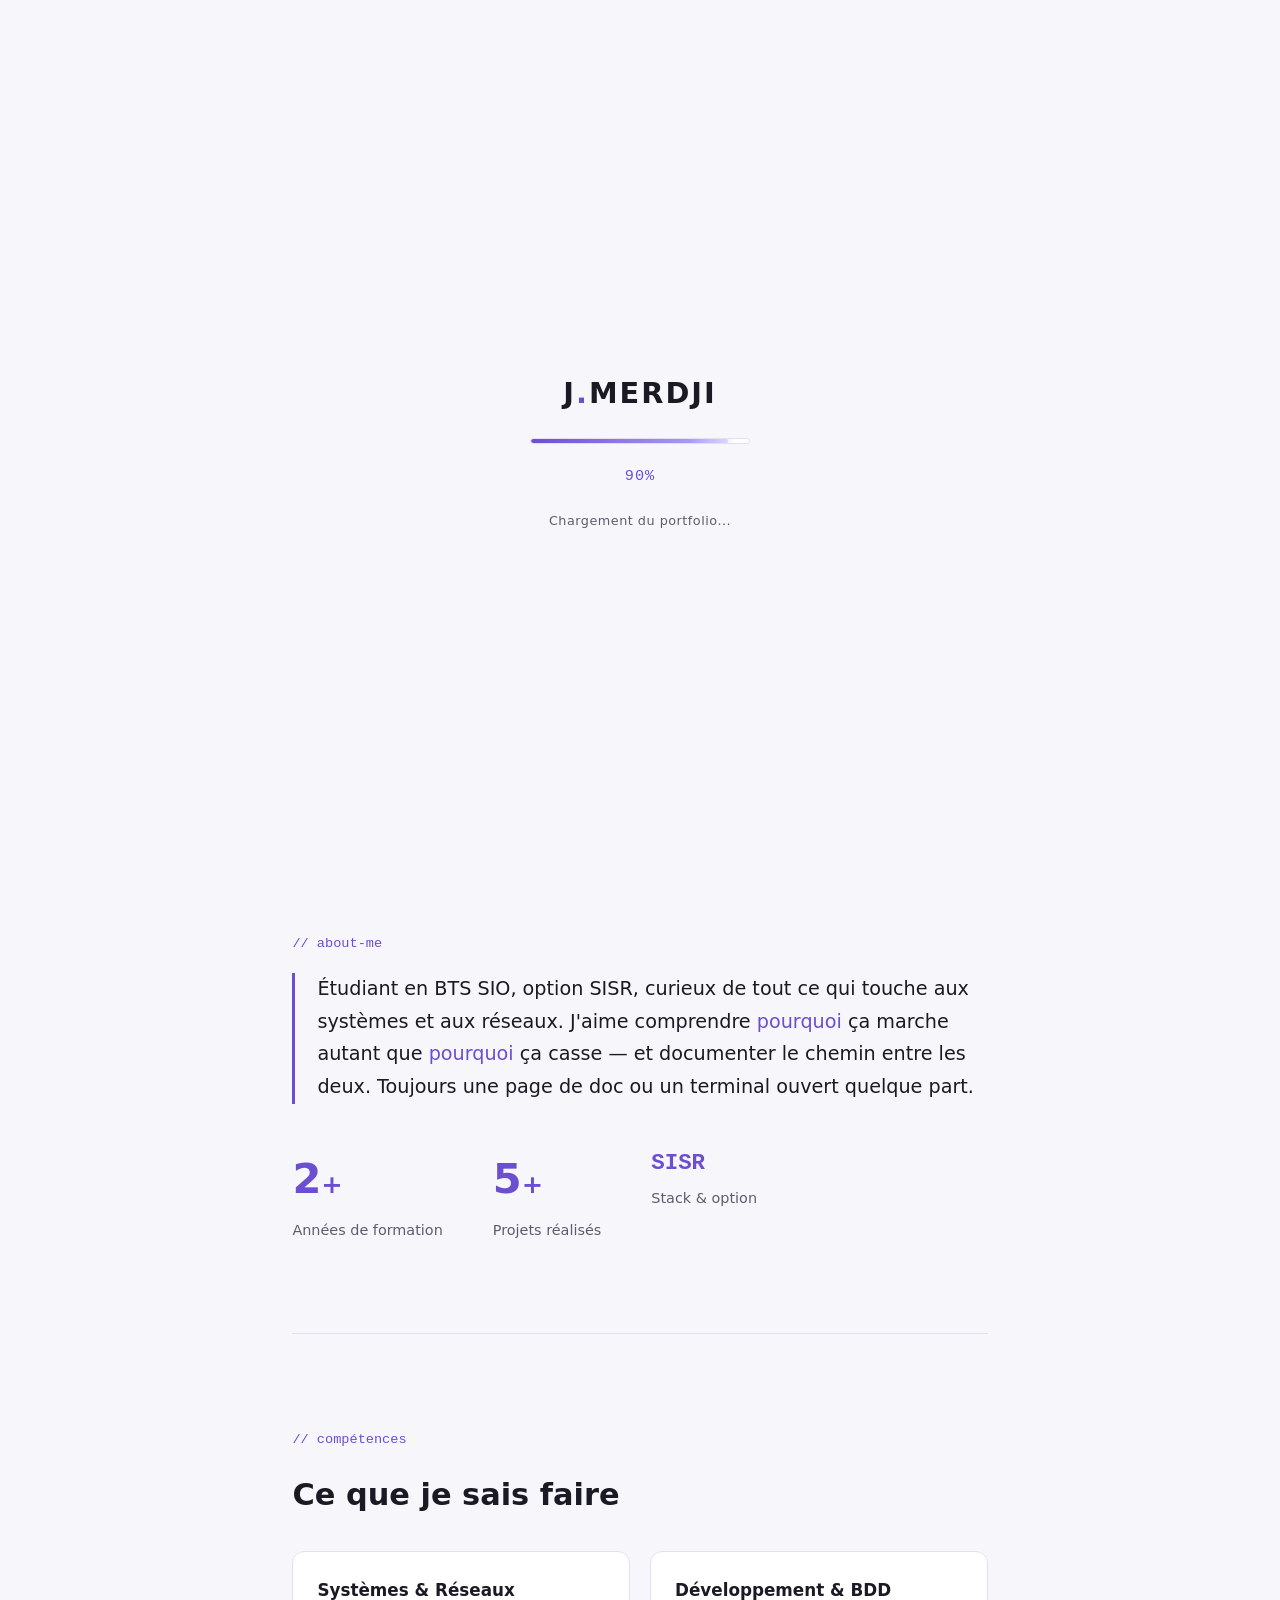
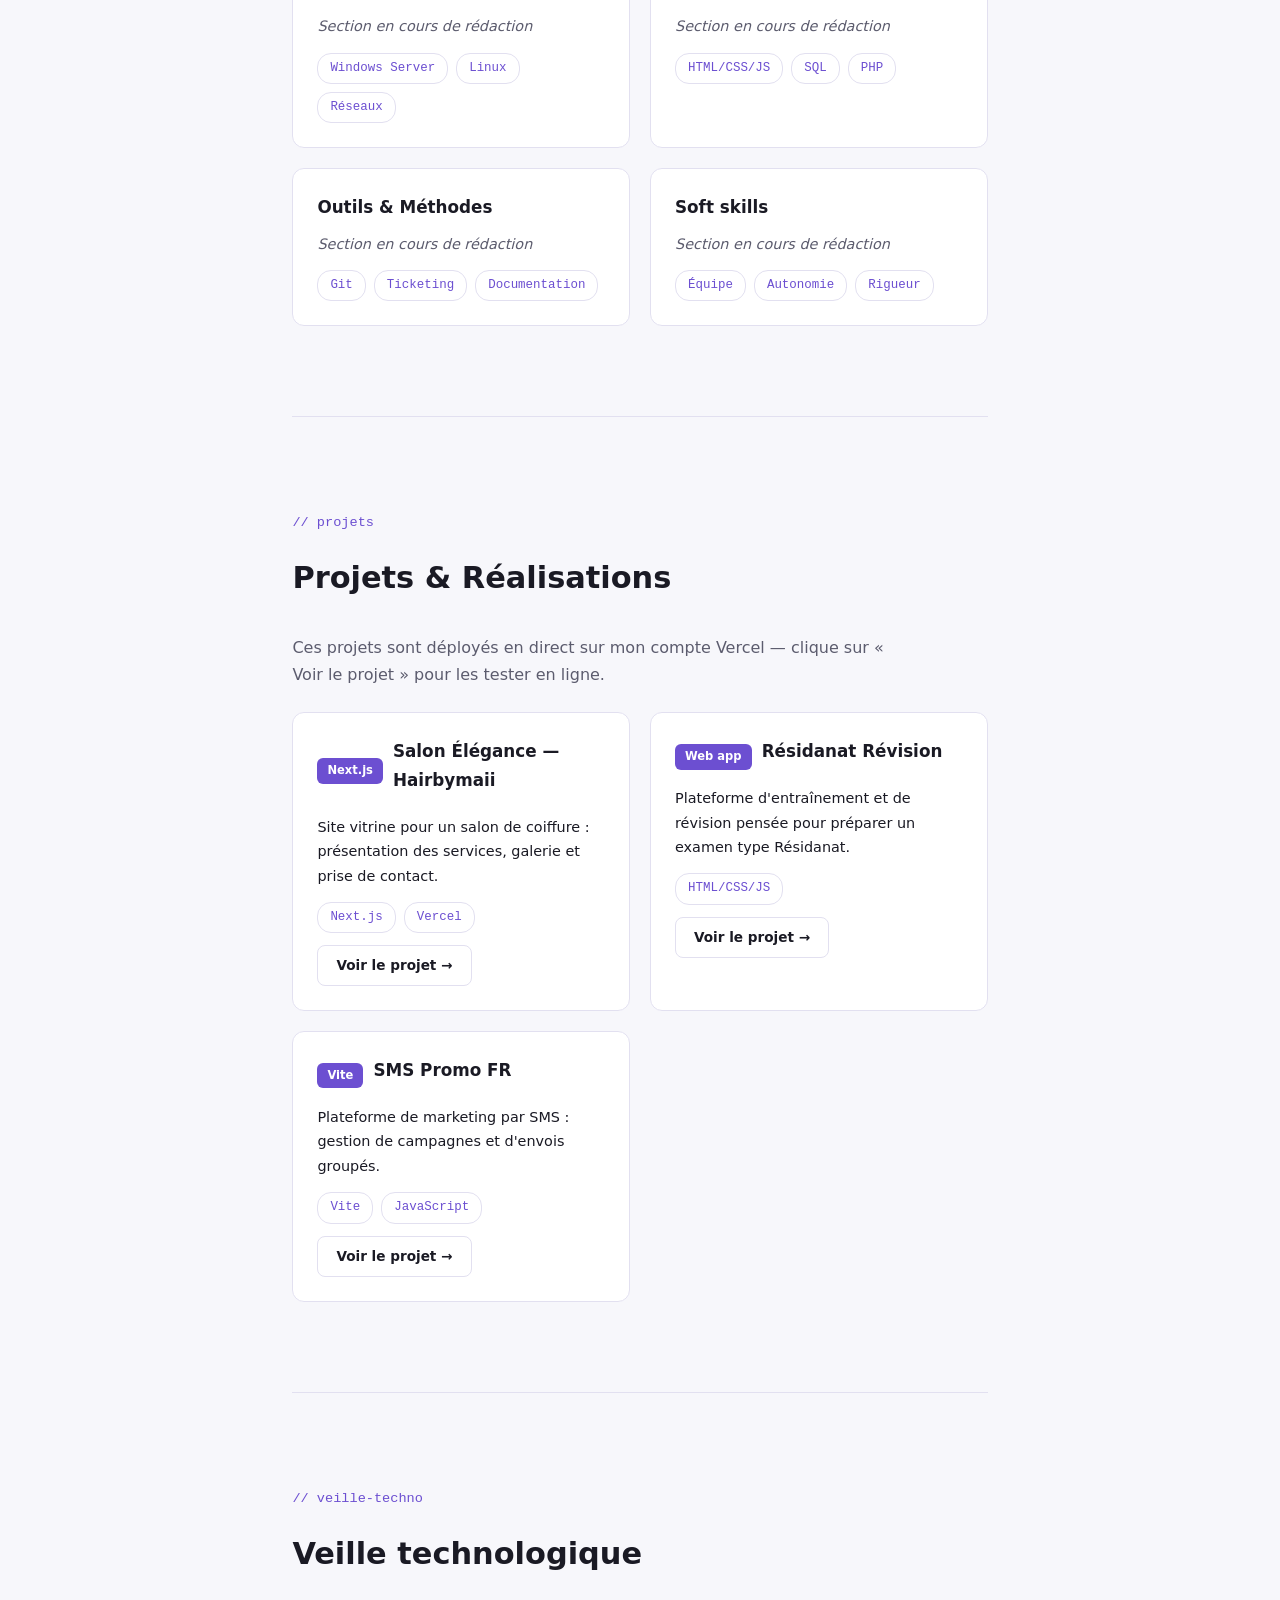
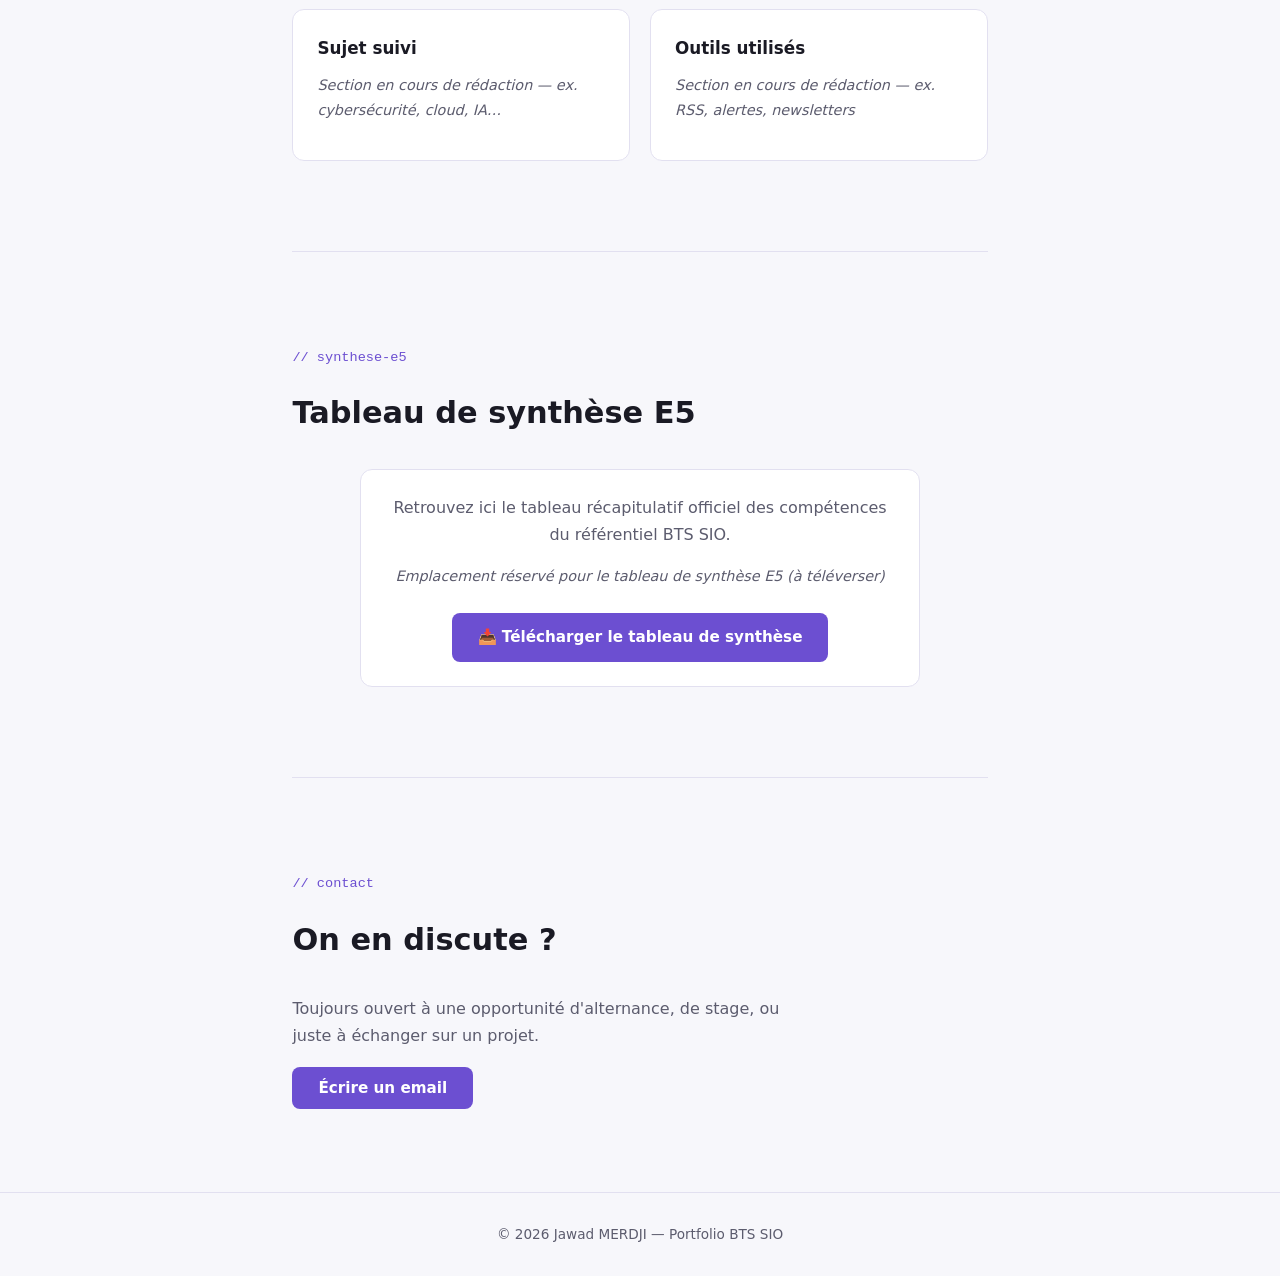
<file: index.html>
<!DOCTYPE html>
<html lang="fr">
<head>
<meta charset="UTF-8">
<meta name="viewport" content="width=device-width, initial-scale=1.0">
<title>Jawad MERDJI — Portfolio BTS SIO</title>
<link rel="stylesheet" href="style.css">
</head>
<body>

<div id="preloader">
  <div class="loader-content">
    <div class="loader-logo">J<span class="dot">.</span>MERDJI</div>
    <div class="loader-bar">
      <div class="loader-fill" id="loaderFill"></div>
    </div>
    <div class="loader-percent" id="loaderPercent">0%</div>
    <div class="loader-tip">Chargement du portfolio...</div>
  </div>
</div>

<div class="bg-glow"></div>

<header class="reveal">
  <div class="header-inner">
    <div class="logo">J<span class="dot">.</span>MERDJI</div>
    <nav>
      <ul id="navList">
        <span class="nav-indicator" id="navIndicator"></span>
        <li><a href="#about">About</a></li>
        <li><a href="#skills">Skills</a></li>
        <li><a href="#projects">Projects</a></li>
        <li><a href="#watch">Veille</a></li>
        <li><a href="#synthese">Synthèse E5</a></li>
        <li><a href="#contact">Contact</a></li>
      </ul>
    </nav>
    <div class="header-actions">
      <button class="theme-toggle" id="themeToggle" aria-label="Changer de thème">
        <span class="icon-sun">☀️</span>
        <span class="icon-moon">🌙</span>
      </button>
      <button class="burger" id="burgerBtn" aria-label="Menu">
        <span></span><span></span><span></span>
      </button>
    </div>
  </div>
  <div class="mobile-menu" id="mobileMenu">
    <a href="#about">About</a>
    <a href="#skills">Skills</a>
    <a href="#projects">Projects</a>
    <a href="#watch">Veille</a>
    <a href="#synthese">Synthèse E5</a>
    <a href="#contact">Contact</a>
  </div>
</header>

<main>

  <section id="hero">
    <p class="greet fade-in" style="--d:0">Hi, I'm</p>
    <h1 class="fade-in" style="--d:1">
      <span class="name-jawad">Jawad</span>
      <span class="accent name-merdji">
        <span class="letters">MERDJI</span>
      </span>
    </h1>
    <p class="role fade-in" style="--d:2">BTS SIO Student — Option <span class="mono typing" id="typing"></span></p>
    <p class="statut fade-in" style="--d:3">🟢 Ouvert à une alternance / un stage</p>
    <div class="cta fade-in" style="--d:4">
      <a class="btn primary" href="#projects">Voir mes projets</a>
      <a class="btn ghost" href="en-travaux.html">📄 CV</a>
    </div>
    <div class="socials fade-in" style="--d:5">
      <a href="https://github.com/ZakiTheBad" target="_blank">GitHub</a>
      <a href="en-travaux.html">LinkedIn</a>
      <a href="mailto:jawad.merdji@exemple.fr">Email</a>
    </div>
    <div class="scroll-cue"><span></span></div>
  </section>

  <section id="about" class="reveal">
    <span class="tag">// about-me</span>
    <blockquote>
      Étudiant en BTS SIO, option SISR, curieux de tout ce qui touche aux systèmes et aux réseaux.
      J'aime comprendre <em>pourquoi</em> ça marche autant que <em>pourquoi</em> ça casse — et
      documenter le chemin entre les deux. Toujours une page de doc ou un terminal ouvert quelque part.
    </blockquote>
    <div class="stats">
      <div class="stat">
        <span class="num" data-target="2">0</span><span class="plus">+</span>
        <p>Années de formation</p>
      </div>
      <div class="stat">
        <span class="num" data-target="5">0</span><span class="plus">+</span>
        <p>Projets réalisés</p>
      </div>
      <div class="stat">
        <span class="mono stack">SISR</span>
        <p>Stack & option</p>
      </div>
    </div>
  </section>

  <section id="skills" class="reveal">
    <span class="tag">// compétences</span>
    <h2>Ce que je sais faire</h2>
    <div class="grid">
      <div class="card">
        <h3>Systèmes & Réseaux</h3>
        <p class="placeholder">Section en cours de rédaction</p>
        <div class="chips"><span>Windows Server</span><span>Linux</span><span>Réseaux</span></div>
      </div>
      <div class="card">
        <h3>Développement & BDD</h3>
        <p class="placeholder">Section en cours de rédaction</p>
        <div class="chips"><span>HTML/CSS/JS</span><span>SQL</span><span>PHP</span></div>
      </div>
      <div class="card">
        <h3>Outils & Méthodes</h3>
        <p class="placeholder">Section en cours de rédaction</p>
        <div class="chips"><span>Git</span><span>Ticketing</span><span>Documentation</span></div>
      </div>
      <div class="card">
        <h3>Soft skills</h3>
        <p class="placeholder">Section en cours de rédaction</p>
        <div class="chips"><span>Équipe</span><span>Autonomie</span><span>Rigueur</span></div>
      </div>
    </div>
  </section>

  <section id="projects" class="reveal">
    <span class="tag">// projets</span>
    <h2>Projets & Réalisations</h2>
    <p style="color:var(--muted); margin-bottom:24px; max-width:600px;">Ces projets sont déployés en direct sur mon compte Vercel — clique sur « Voir le projet » pour les tester en ligne.</p>

    <div class="grid">
      <div class="card project">
        <div class="project-top">
          <span class="badge">Next.js</span>
          <h3>Salon Élégance — Hairbymaii</h3>
        </div>
        <p class="placeholder" style="font-style:normal;color:var(--text);">Site vitrine pour un salon de coiffure : présentation des services, galerie et prise de contact.</p>
        <div class="chips"><span>Next.js</span><span>Vercel</span></div>
        <a href="https://hairbymaii.vercel.app" target="_blank" class="btn ghost" style="margin-top:12px;display:inline-block;padding:8px 18px;font-size:0.85rem;">Voir le projet →</a>
      </div>
      <div class="card project">
        <div class="project-top">
          <span class="badge">Web app</span>
          <h3>Résidanat Révision</h3>
        </div>
        <p class="placeholder" style="font-style:normal;color:var(--text);">Plateforme d'entraînement et de révision pensée pour préparer un examen type Résidanat.</p>
        <div class="chips"><span>HTML/CSS/JS</span></div>
        <a href="https://residanat-revision-nu.vercel.app" target="_blank" class="btn ghost" style="margin-top:12px;display:inline-block;padding:8px 18px;font-size:0.85rem;">Voir le projet →</a>
      </div>
      <div class="card project">
        <div class="project-top">
          <span class="badge">Vite</span>
          <h3>SMS Promo FR</h3>
        </div>
        <p class="placeholder" style="font-style:normal;color:var(--text);">Plateforme de marketing par SMS : gestion de campagnes et d'envois groupés.</p>
        <div class="chips"><span>Vite</span><span>JavaScript</span></div>
        <a href="https://sms-promo-fr-sms-marketing-platform.vercel.app" target="_blank" class="btn ghost" style="margin-top:12px;display:inline-block;padding:8px 18px;font-size:0.85rem;">Voir le projet →</a>
      </div>
    </div>
  </section>

  <section id="watch" class="reveal">
    <span class="tag">// veille-techno</span>
    <h2>Veille technologique</h2>
    <div class="grid two">
      <div class="card">
        <h3>Sujet suivi</h3>
        <p class="placeholder">Section en cours de rédaction — ex. cybersécurité, cloud, IA…</p>
      </div>
      <div class="card">
        <h3>Outils utilisés</h3>
        <p class="placeholder">Section en cours de rédaction — ex. RSS, alertes, newsletters</p>
      </div>
    </div>
  </section>

  <section id="synthese" class="reveal">
    <span class="tag">// synthese-e5</span>
    <h2>Tableau de synthèse E5</h2>
    <div class="card" style="text-align:center; max-width:560px; margin:0 auto;">
      <p style="color:var(--muted); margin-bottom:16px;">Retrouvez ici le tableau récapitulatif officiel des compétences du référentiel BTS SIO.</p>
      <p class="placeholder">Emplacement réservé pour le tableau de synthèse E5 (à téléverser)</p>
      <a class="btn primary" href="en-travaux.html" style="margin-top:10px; display:inline-block;">📥 Télécharger le tableau de synthèse</a>
    </div>
  </section>

  <section id="contact" class="reveal">
    <span class="tag">// contact</span>
    <h2>On en discute ?</h2>
    <p>Toujours ouvert à une opportunité d'alternance, de stage, ou juste à échanger sur un projet.</p>
    <a class="btn primary" href="mailto:jawad.merdji@exemple.fr">Écrire un email</a>
  </section>

</main>

<footer class="reveal">
  <p>© 2026 Jawad MERDJI — Portfolio BTS SIO</p>
</footer>

<script src="script.js"></script>
</body>
</html>
</file>
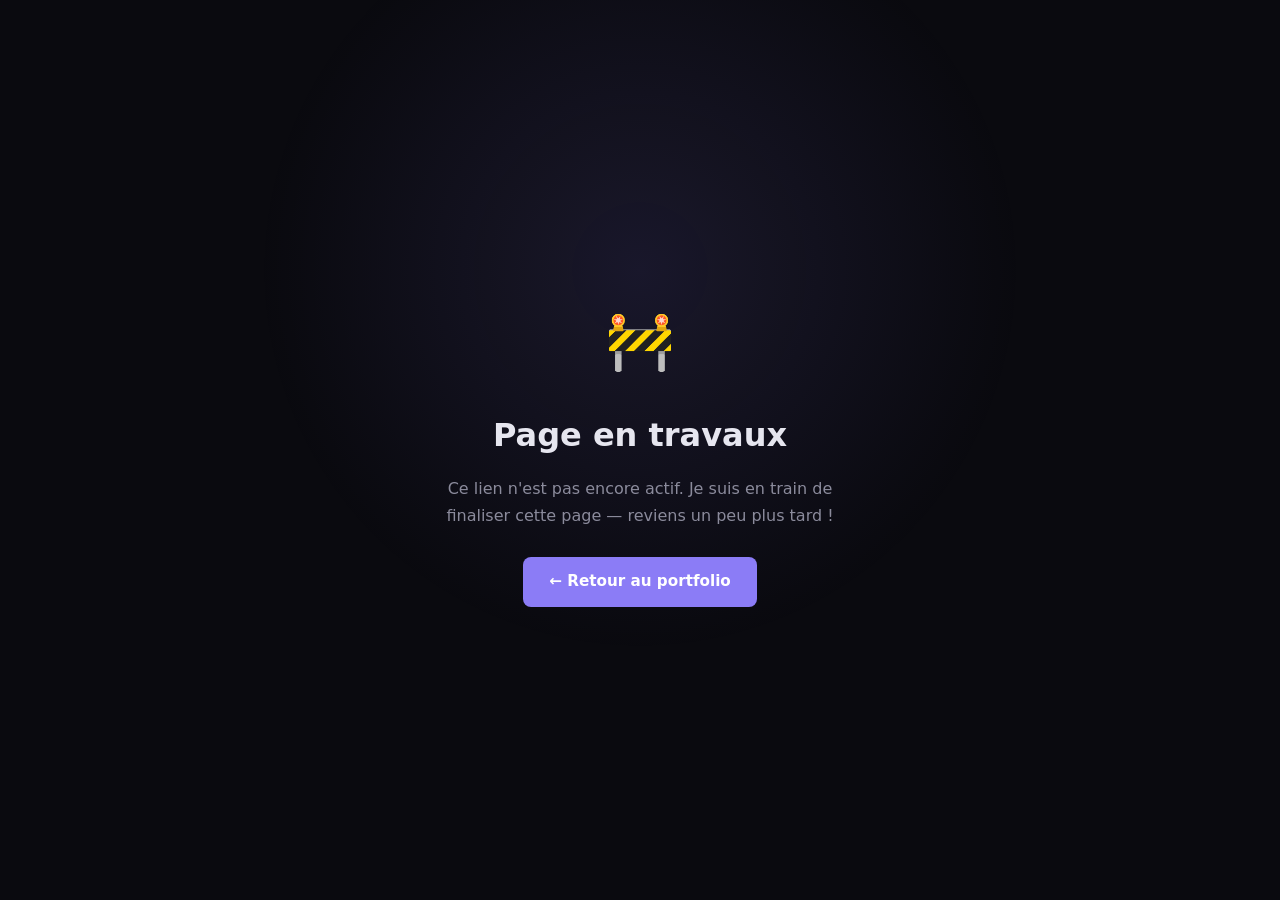
<file: en-travaux.html>
<!DOCTYPE html>
<html lang="fr">
<head>
<meta charset="UTF-8">
<meta name="viewport" content="width=device-width, initial-scale=1.0">
<title>En travaux — Jawad MERDJI</title>
<link rel="stylesheet" href="style.css">
<style>
  .wip-wrap {
    min-height: 100vh;
    display: flex;
    flex-direction: column;
    align-items: center;
    justify-content: center;
    text-align: center;
    padding: 40px 20px;
  }
  .wip-icon {
    font-size: 3.5rem;
    margin-bottom: 20px;
    animation: wipBounce 2s ease-in-out infinite;
  }
  @keyframes wipBounce {
    0%, 100% { transform: translateY(0); }
    50% { transform: translateY(-12px); }
  }
  .wip-wrap h1 {
    font-size: 2rem;
    margin-bottom: 12px;
  }
  .wip-wrap p {
    color: var(--muted);
    max-width: 420px;
    margin-bottom: 28px;
  }
</style>
</head>
<body>

<div class="bg-glow"></div>

<div class="wip-wrap">
  <div class="wip-icon">🚧</div>
  <h1>Page en <span class="accent">travaux</span></h1>
  <p>Ce lien n'est pas encore actif. Je suis en train de finaliser cette page — reviens un peu plus tard !</p>
  <a class="btn primary" href="index.html">← Retour au portfolio</a>
</div>

</body>
</html>
</file>
<file: style.css>
* {
  margin: 0;
  padding: 0;
  box-sizing: border-box;
}

:root {
  --bg: #0a0a0f;
  --bg-soft: #121218;
  --card: #15151d;
  --border: #24242e;
  --text: #e6e6ef;
  --muted: #8b8b9c;
  --accent: #8b7cf6;
  --accent-soft: rgba(139, 124, 246, 0.12);
  --header-bg: rgba(10, 10, 15, 0.85);
}

html[data-theme="light"] {
  --bg: #f7f7fb;
  --bg-soft: #ffffff;
  --card: #ffffff;
  --border: #e2e0f0;
  --text: #1a1a24;
  --muted: #5c5c6e;
  --accent: #6c4fd1;
  --accent-soft: rgba(108, 79, 209, 0.10);
  --header-bg: rgba(247, 247, 251, 0.9);
}

html { scroll-behavior: smooth; }

body {
  background: var(--bg);
  color: var(--text);
  font-family: 'Segoe UI', system-ui, sans-serif;
  line-height: 1.7;
  overflow-x: hidden;
  position: relative;
  transition: background .3s ease, color .3s ease;
}
body.is-loading { overflow: hidden; }

.mono { font-family: 'Courier New', monospace; }

#preloader {
  position: fixed;
  inset: 0;
  z-index: 9999;
  background: var(--bg);
  display: flex;
  align-items: center;
  justify-content: center;
  transition: opacity .6s ease, visibility .6s ease;
}
#preloader.loaded { opacity: 0; visibility: hidden; pointer-events: none; }

.loader-content { display: flex; flex-direction: column; align-items: center; gap: 20px; animation: loaderPulse 2s ease-in-out infinite; }
@keyframes loaderPulse { 0%, 100% { transform: scale(1); } 50% { transform: scale(1.03); } }

.loader-logo { font-size: 1.8rem; font-weight: 800; letter-spacing: 2px; color: var(--text); }
.loader-logo .dot { color: var(--accent); }

.loader-bar { width: 220px; height: 6px; background: var(--bg-soft); border: 1px solid var(--border); border-radius: 10px; overflow: hidden; position: relative; }
.loader-fill { width: 0%; height: 100%; background: linear-gradient(90deg, var(--accent), #b8a9ff); border-radius: 10px; transition: width .25s ease; box-shadow: 0 0 10px rgba(139,124,246,0.6); position: relative; overflow: hidden; }
.loader-fill::after { content: ''; position: absolute; top: 0; right: 0; width: 40px; height: 100%; background: linear-gradient(90deg, transparent, rgba(255,255,255,0.5)); animation: shimmer 1s linear infinite; }
@keyframes shimmer { 0% { transform: translateX(-40px); } 100% { transform: translateX(40px); } }

.loader-percent { font-family: 'Courier New', monospace; color: var(--accent); font-size: 0.95rem; letter-spacing: 1px; }
.loader-tip { color: var(--muted); font-size: 0.8rem; letter-spacing: 0.5px; }

.bg-glow {
  position: fixed;
  top: -20%; left: 50%;
  width: 900px; height: 900px;
  transform: translateX(-50%);
  background: radial-gradient(circle, rgba(139,124,246,0.12), transparent 60%);
  z-index: -1;
  animation: drift 12s ease-in-out infinite alternate;
  pointer-events: none;
}
@keyframes drift { 0% { transform: translate(-55%, 0) scale(1); } 100% { transform: translate(-45%, 5%) scale(1.15); } }

header {
  position: sticky;
  top: 0;
  z-index: 100;
  background: var(--header-bg);
  backdrop-filter: blur(10px);
  border-bottom: 1px solid var(--border);
  animation: dropInBounce .7s cubic-bezier(.34,1.56,.64,1) both;
  overflow: visible;
}
.header-inner {
  max-width: 1100px;
  margin: 0 auto;
  padding: 18px 6%;
  display: flex;
  justify-content: space-between;
  align-items: center;
  gap: 24px;
}
header::after {
  content: '';
  position: absolute;
  left: 0; right: 0; bottom: -1px;
  height: 2px;
  background: linear-gradient(90deg, transparent, var(--accent), #b8a9ff, var(--accent), transparent);
  background-size: 200% 100%;
  animation: scanLine 4s linear infinite;
}
@keyframes scanLine { 0% { background-position: 0% 0; } 100% { background-position: -200% 0; } }
@keyframes dropInBounce { 0% { transform: translateY(-120%); opacity: 0; } 60% { transform: translateY(6px); opacity: 1; } 100% { transform: translateY(0); opacity: 1; } }

.logo { font-weight: 700; font-size: 1.15rem; flex-shrink: 0; transition: transform .3s ease, text-shadow .3s ease; }
.logo:hover { transform: scale(1.06); text-shadow: 0 0 14px rgba(139,124,246,0.5); }
.logo .dot { color: var(--accent); animation: blink 1.4s steps(1) infinite; }
@keyframes blink { 50% { opacity: 0; } }

nav { position: relative; flex: 1; display: flex; justify-content: center; }
nav ul { display: flex; gap: 22px; list-style: none; flex-wrap: nowrap; position: relative; }
.nav-indicator {
  position: absolute;
  top: 50%; left: 0;
  height: 28px; width: 0;
  background: var(--accent-soft);
  border: 1px solid var(--accent);
  border-radius: 8px;
  transform: translateY(-50%);
  transition: left .35s cubic-bezier(.34,1.56,.64,1), width .35s cubic-bezier(.34,1.56,.64,1), opacity .2s ease;
  opacity: 0;
  pointer-events: none;
  z-index: 0;
}
nav ul:hover .nav-indicator { opacity: 1; }

nav a {
  color: var(--muted);
  text-decoration: none;
  font-size: 0.88rem;
  white-space: nowrap;
  position: relative;
  z-index: 1;
  padding: 6px 8px;
  display: inline-block;
  transition: color .25s ease, transform .25s ease;
}
nav a:hover { color: var(--accent); transform: translateY(-2px); }

.header-actions { display: flex; align-items: center; gap: 12px; flex-shrink: 0; }

.theme-toggle {
  background: var(--bg-soft);
  border: 1px solid var(--border);
  border-radius: 20px;
  width: 42px;
  height: 24px;
  position: relative;
  cursor: pointer;
  transition: background .25s ease;
}
.theme-toggle .icon-sun, .theme-toggle .icon-moon {
  position: absolute;
  top: 50%;
  font-size: 0.7rem;
  transform: translateY(-50%);
  transition: opacity .25s ease;
}
.theme-toggle .icon-sun { left: 5px; opacity: 0; }
.theme-toggle .icon-moon { right: 5px; opacity: 1; }
html[data-theme="light"] .theme-toggle .icon-sun { opacity: 1; }
html[data-theme="light"] .theme-toggle .icon-moon { opacity: 0; }
.theme-toggle::before {
  content: '';
  position: absolute;
  top: 3px; left: 3px;
  width: 16px; height: 16px;
  border-radius: 50%;
  background: var(--accent);
  transition: transform .3s cubic-bezier(.34,1.56,.64,1);
}
html[data-theme="light"] .theme-toggle::before { transform: translateX(18px); }

.burger {
  display: none;
  flex-direction: column;
  justify-content: center;
  gap: 5px;
  background: none;
  border: none;
  cursor: pointer;
  padding: 4px;
}
.burger span { display: block; width: 22px; height: 2px; background: var(--text); transition: transform .25s ease, opacity .25s ease; }
.burger.open span:nth-child(1) { transform: translateY(7px) rotate(45deg); }
.burger.open span:nth-child(2) { opacity: 0; }
.burger.open span:nth-child(3) { transform: translateY(-7px) rotate(-45deg); }

.mobile-menu {
  display: none;
  flex-direction: column;
  max-height: 0;
  overflow: hidden;
  transition: max-height .3s ease;
  background: var(--header-bg);
  border-top: 1px solid var(--border);
}
.mobile-menu.open { max-height: 320px; }
.mobile-menu a { color: var(--muted); text-decoration: none; padding: 14px 6%; border-bottom: 1px solid var(--border); font-size: 0.95rem; }
.mobile-menu a:hover { color: var(--accent); }

main { max-width: 900px; margin: 0 auto; padding: 0 8%; }

section { padding: 90px 0; border-bottom: 1px solid var(--border); }
section:last-of-type { border-bottom: none; }

.tag { display: inline-block; font-family: 'Courier New', monospace; color: var(--accent); font-size: 0.85rem; margin-bottom: 18px; }

.reveal { opacity: 0; transform: translateY(30px); transition: opacity .7s ease, transform .7s ease; }
.reveal.visible { opacity: 1; transform: translateY(0); }

.fade-in { opacity: 0; transform: translateY(16px); animation: fadeUp .7s ease forwards; animation-delay: calc(var(--d) * 0.12s); }
@keyframes fadeUp { to { opacity: 1; transform: translateY(0); } }

#hero { min-height: 85vh; display: flex; flex-direction: column; justify-content: center; padding-top: 60px; position: relative; }
.greet { color: var(--muted); font-size: 1.05rem; margin-bottom: 6px; }
#hero h1 { font-size: 3.4rem; font-weight: 800; margin-bottom: 12px; display: flex; flex-wrap: wrap; gap: 0.4ch; align-items: baseline; }

.name-jawad { color: var(--text); }

.name-merdji { display: inline-block; }
.name-merdji .letters { display: inline-flex; }
@keyframes gradientShift { 0% { background-position: 0% 50%; } 50% { background-position: 100% 50%; } 100% { background-position: 0% 50%; } }
.name-merdji .letters span {
  display: inline-block;
  background: linear-gradient(90deg, var(--accent), #b8a9ff, #6c4fd1, var(--accent));
  background-size: 300% 100%;
  -webkit-background-clip: text;
  background-clip: text;
  color: transparent;
  animation: letterFloat 3s ease-in-out infinite, gradientShift 4s ease infinite;
}
@keyframes letterFloat { 0%, 100% { transform: translateY(0); } 50% { transform: translateY(-6px); } }

.role { color: var(--muted); font-size: 1.15rem; margin-bottom: 12px; min-height: 1.6em; }
.typing::after { content: '|'; color: var(--accent); animation: blink 0.9s steps(1) infinite; }
.statut {
  display: inline-block;
  background: var(--accent-soft);
  border: 1px solid var(--accent);
  color: var(--accent);
  padding: 6px 16px;
  border-radius: 20px;
  font-size: 0.9rem;
  margin-bottom: 28px;
  width: fit-content;
  animation: fadeUp .7s ease forwards, pulseGlow 2.4s ease-in-out infinite;
  animation-delay: calc(var(--d) * 0.12s), 1.2s;
}
@keyframes pulseGlow { 0%, 100% { box-shadow: 0 0 0 rgba(139,124,246,0); } 50% { box-shadow: 0 0 14px rgba(139,124,246,0.35); } }
.cta { display: flex; gap: 14px; margin-bottom: 28px; flex-wrap: wrap; }
.btn { padding: 12px 26px; border-radius: 8px; text-decoration: none; font-weight: 600; font-size: 0.95rem; transition: transform .25s ease, box-shadow .25s ease, opacity .2s; }
.btn:hover { transform: translateY(-3px) scale(1.03); }
.btn.primary { background: var(--accent); color: #ffffff; }
.btn.primary:hover { box-shadow: 0 8px 20px rgba(139,124,246,0.3); }
.btn.ghost { border: 1px solid var(--border); color: var(--text); }
.btn.ghost:hover { border-color: var(--accent); color: var(--accent); }
.socials { display: flex; gap: 20px; }
.socials a { color: var(--muted); text-decoration: none; font-size: 0.9rem; transition: color .2s; }
.socials a:hover { color: var(--accent); }

.scroll-cue { position: absolute; bottom: 10px; left: 0; width: 24px; height: 40px; border: 2px solid var(--border); border-radius: 14px; }
.scroll-cue span { display: block; width: 5px; height: 5px; border-radius: 50%; background: var(--accent); margin: 6px auto; animation: scrollDot 1.6s ease infinite; }
@keyframes scrollDot { 0% { transform: translateY(0); opacity: 1; } 100% { transform: translateY(18px); opacity: 0; } }

blockquote { font-size: 1.2rem; color: var(--text); border-left: 3px solid var(--accent); padding-left: 22px; margin-bottom: 40px; max-width: 700px; }
blockquote em { color: var(--accent); font-style: normal; }

.stats { display: flex; gap: 50px; flex-wrap: wrap; }
.stat { text-align: left; }
.num { font-size: 2.6rem; font-weight: 800; color: var(--accent); }
.plus { font-size: 1.6rem; color: var(--accent); font-weight: 800; }
.stat p { color: var(--muted); font-size: 0.9rem; margin-top: 4px; }
.stack { font-size: 1.4rem; font-weight: 700; color: var(--accent); }

h2 { font-size: 1.9rem; margin-bottom: 30px; }

.grid { display: grid; grid-template-columns: repeat(auto-fit, minmax(240px, 1fr)); gap: 20px; }
.grid.two { grid-template-columns: repeat(auto-fit, minmax(280px, 1fr)); }

.card {
  background: var(--card);
  border: 1px solid var(--border);
  border-radius: 12px;
  padding: 24px;
  transition: border-color .25s ease, transform .25s ease, box-shadow .25s ease, background .3s ease;
  opacity: 0;
  transform: translateY(20px);
}
.reveal.visible .card { animation: cardIn .6s ease forwards; }
.grid .card:nth-child(1) { animation-delay: .05s; }
.grid .card:nth-child(2) { animation-delay: .15s; }
.grid .card:nth-child(3) { animation-delay: .25s; }
.grid .card:nth-child(4) { animation-delay: .35s; }
@keyframes cardIn { to { opacity: 1; transform: translateY(0); } }
.card:hover { border-color: var(--accent); transform: translateY(-5px); box-shadow: 0 10px 24px rgba(0,0,0,0.2); }
.card h3 { margin-bottom: 10px; font-size: 1.05rem; }

.placeholder { color: var(--muted); font-style: italic; font-size: 0.9rem; margin-bottom: 14px; }

.chips { display: flex; gap: 8px; flex-wrap: wrap; }
.chips span {
  background: var(--bg-soft);
  border: 1px solid var(--border);
  color: var(--accent);
  padding: 4px 12px;
  border-radius: 14px;
  font-size: 0.78rem;
  font-family: 'Courier New', monospace;
  transition: transform .2s ease, background .2s ease;
}
.chips span:hover { transform: translateY(-2px); background: var(--accent-soft); }

.project-top { display: flex; align-items: center; gap: 10px; margin-bottom: 10px; }
.badge { background: var(--accent); color: #ffffff; padding: 3px 10px; border-radius: 6px; font-size: 0.72rem; font-weight: 700; }

#contact p { color: var(--muted); margin-bottom: 24px; max-width: 500px; }

footer { text-align: center; padding: 30px; color: var(--muted); font-size: 0.85rem; border-top: 1px solid var(--border); }

@media (max-width: 860px) {
  nav { display: none; }
  .burger { display: flex; }
  .mobile-menu { display: flex; }
  .header-inner { padding: 16px 6%; }
}

@media (max-width: 768px) {
  main { padding: 0 6%; }
  #hero h1 { font-size: 2.3rem; }
  .stats { gap: 30px; }
}
</file>
